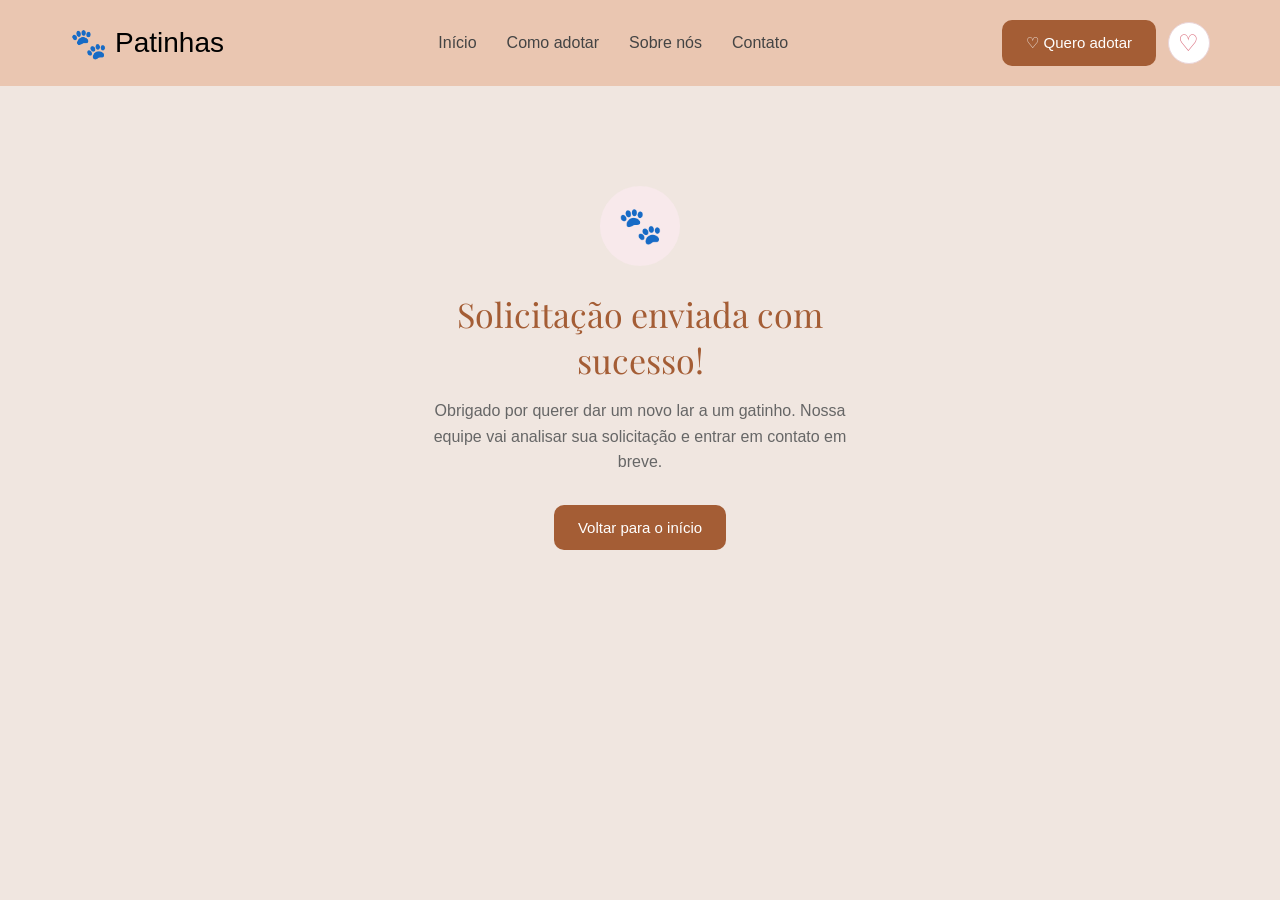
<file: html/confirmacao.html>
<!DOCTYPE html>
<html lang="pt-BR">
<head>
    <meta charset="UTF-8">
    <meta name="viewport" content="width=device-width, initial-scale=1.0">
    <link rel="icon" type="image/png" href="../imgs/favicon-patinhas.png">
    <title>Solicitação enviada | Patinhas</title>
    <link rel="stylesheet" href="../css/base.css">
    <link rel="stylesheet" href="../css/header.css">
    <link rel="stylesheet" href="../css/components.css">
    <link rel="stylesheet" href="../css/confirmacao.css">
    <script src="../js/script.js" defer></script>
</head>
<body>
    <div id="header-placeholder"></div>

    <main>
        <div class="confirmacao-page">
            <span class="confirmacao-icone">🐾</span>
            <h1>Solicitação enviada com sucesso!</h1>
            <p>
                Obrigado por querer dar um novo lar a um gatinho.
                Nossa equipe vai analisar sua solicitação e entrar em contato em breve.
            </p>
            <a href="index.html" class="btn-adocao">Voltar para o início</a>
        </div>
    </main>
</body>
</html>
</file>
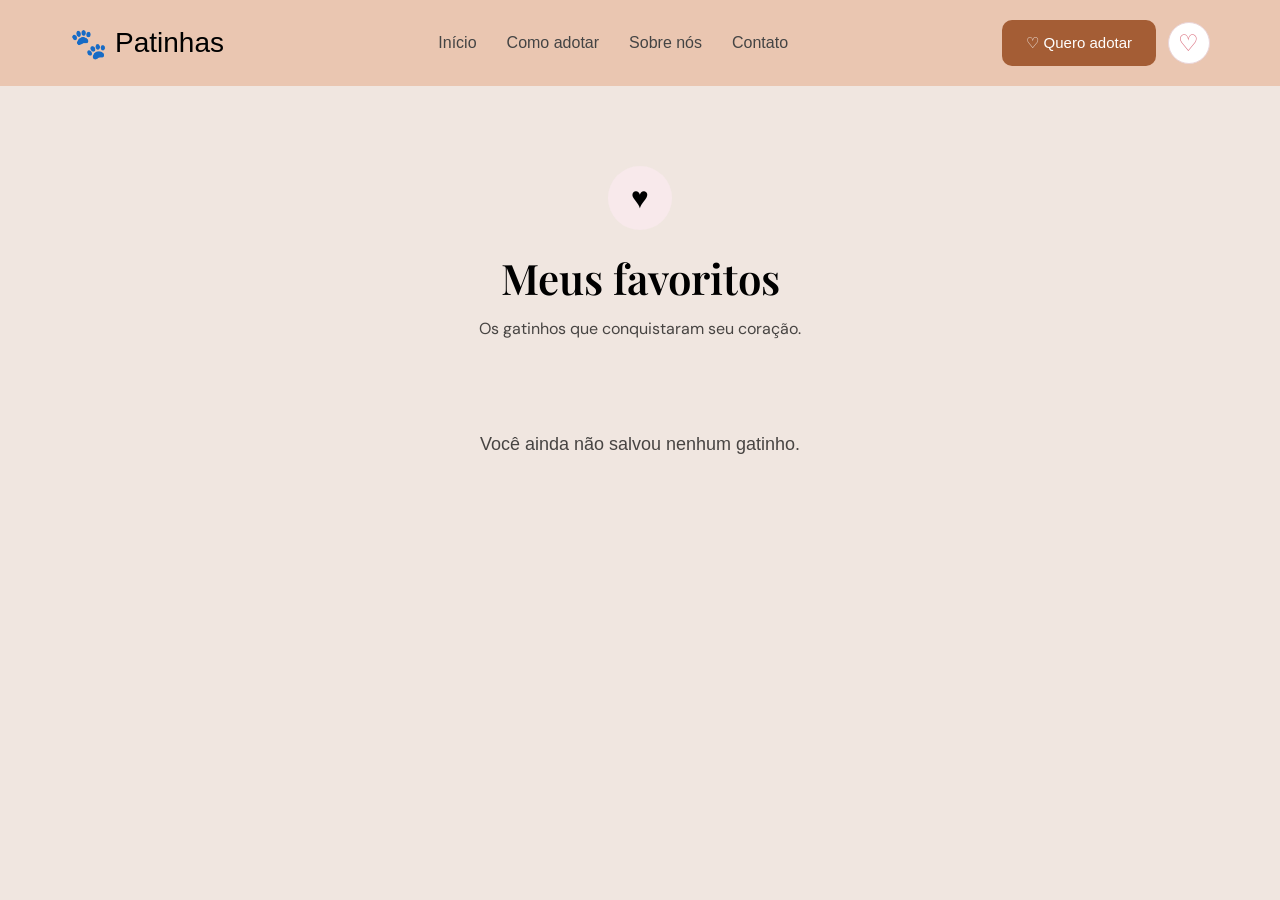
<file: html/favoritos.html>
<!DOCTYPE html>
<html lang="pt-BR">

<head>
    <meta charset="UTF-8">
    <meta name="viewport" content="width=device-width, initial-scale=1.0">
    <link rel="icon" type="image/png" href="../imgs/favicon-patinhas.png">
    <title>Meus favoritos | Patinhas</title>

    <link rel="stylesheet" href="../css/base.css">
    <link rel="stylesheet" href="../css/header.css">
    <link rel="stylesheet" href="../css/components.css">
    <link rel="stylesheet" href="../css/favoritos.css">
    <script src="../js/script.js" defer></script>
    <script src="../js/gatos.js" defer></script>
</head>

<body>

<div class="container">

    <header id="header-placeholder"></header>

    <main>

        <div class="favorites-page">

            <div class="favorites-header">
                <span class="favorites-heart">♥</span>
                <h1>Meus favoritos</h1>
                <p>Os gatinhos que conquistaram seu coração.</p>
            </div>

            <div class="favorites-container"></div>

        </div>

    </main>

</div>

</body>
</html>
</file>
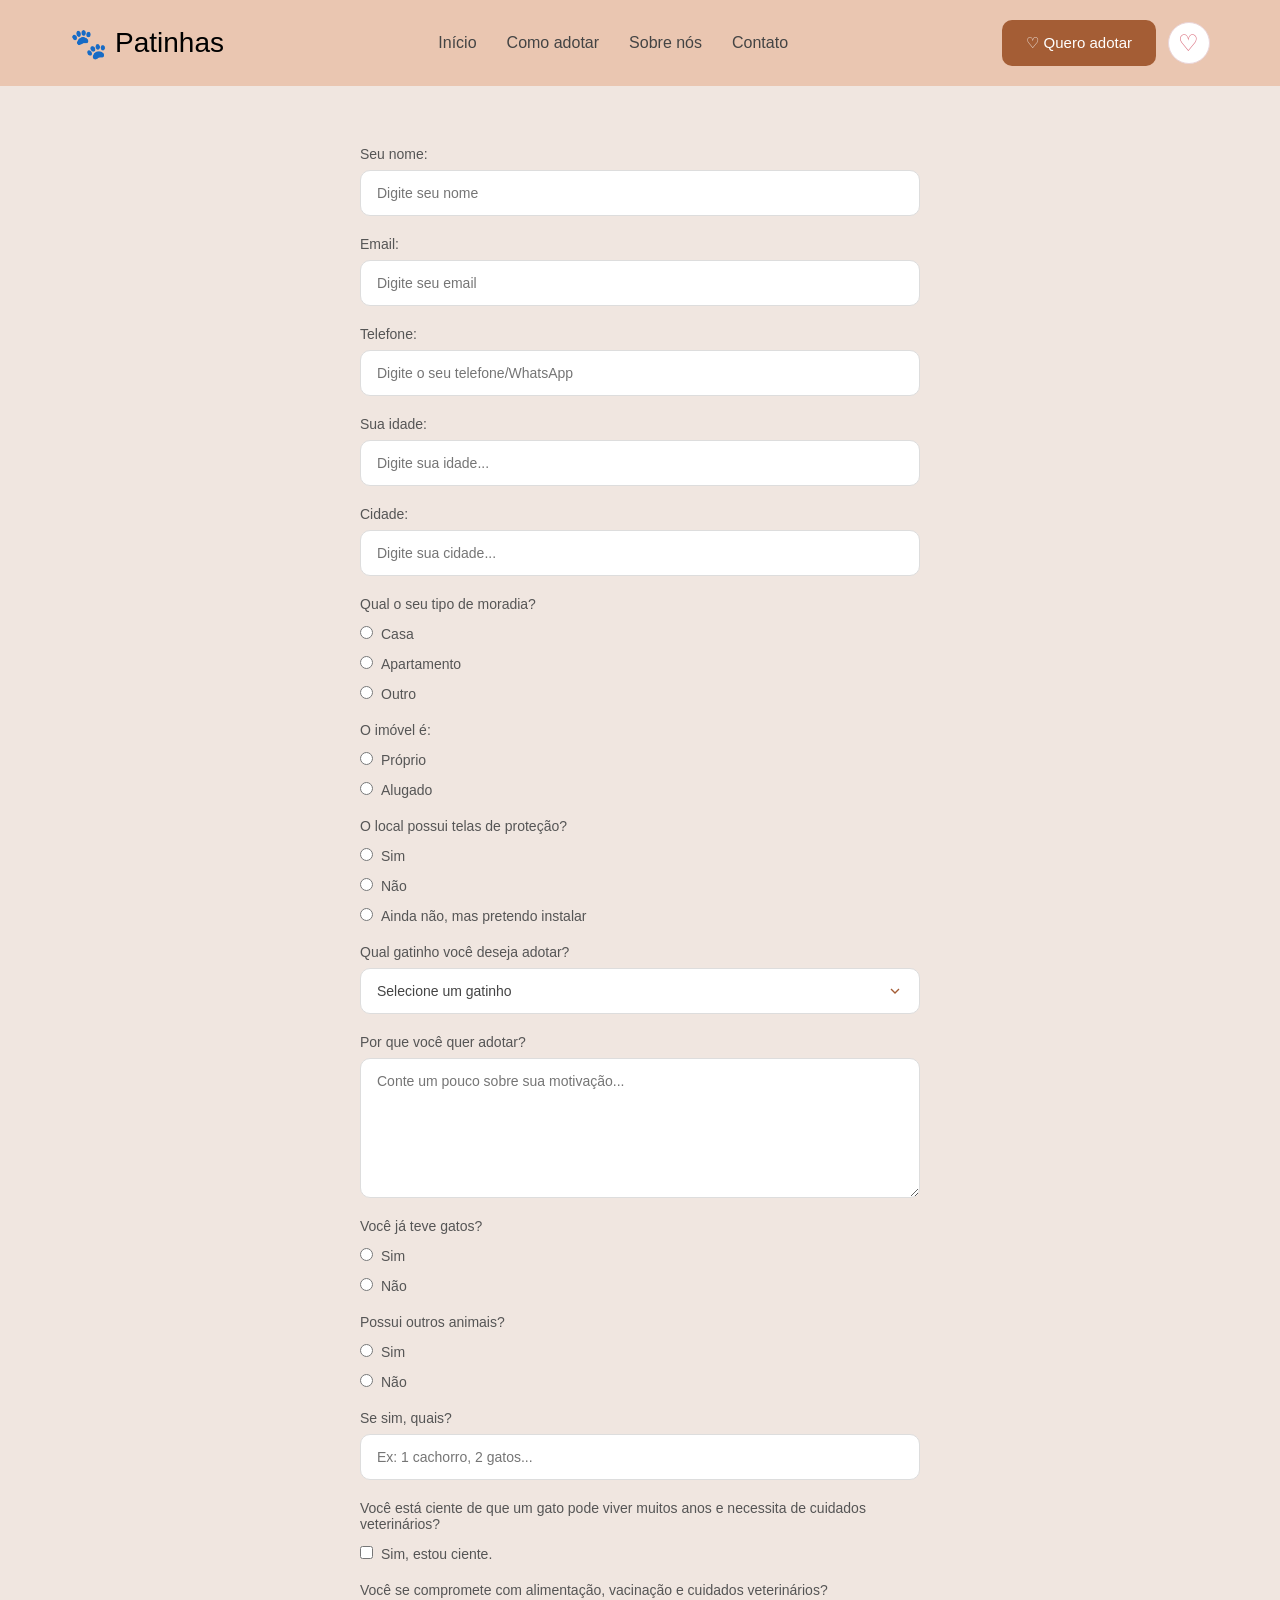
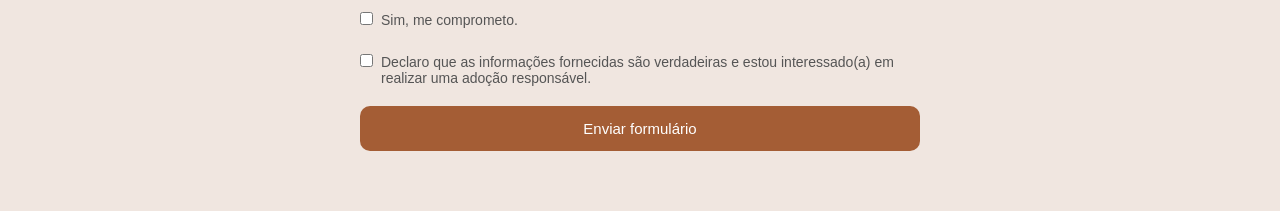
<file: html/formulario.html>
<!DOCTYPE html>
<html lang="pt-BR">
<head>
    <meta charset="UTF-8">
    <meta name="viewport" content="width=device-width, initial-scale=1.0">
    <link rel="icon" type="image/png" href="../imgs/favicon-patinhas.png">
    <title>Formulário de Adoção | Patinhas</title>
    <link rel="stylesheet" href="../css/base.css">
    <link rel="stylesheet" href="../css/header.css">
    <link rel="stylesheet" href="../css/components.css">
    <script src="../js/script.js" defer></script>
    <script src="../js/gatos.js" defer></script>
    <script src="../js/formulario.js" defer></script>
</head>
<body>
    <div id="header-placeholder"></div>
    <main>
        <div class="adocao-form">
            <form>
                <div class="form-group">
                    <label for="nome">Seu nome: </label>
                    <input type="text" id="nome" name="nome" placeholder="Digite seu nome" required>
                </div>
                <div class="form-group">
                    <label for="email">Email: </label>
                    <input type="email" id="email" name="email" placeholder="Digite seu email" required>
                </div>
                <div class="form-group">
                    <label for="telefone">Telefone: </label>
                    <input type="tel" id="telefone" name="telefone" placeholder="Digite o seu telefone/WhatsApp" required>
                </div>
                <div class="form-group">
                    <label for="idade">Sua idade: </label>
                    <input type="number" id="idade" name="idade" placeholder="Digite sua idade..." required>
                </div>
                <div class="form-group">
                    <label for="cidade">Cidade:</label>
                    <input type="text" name="cidade" id="cidade" placeholder="Digite sua cidade..." required>
                </div>

                <div class="form-group">
                    <label>Qual o seu tipo de moradia?</label>

                    <div class="radio-option">
                        <input type="radio" id="casa" name="moradia" value="casa">
                        <label for="casa">Casa</label>
                    </div>

                    <div class="radio-option">
                        <input type="radio" id="apartamento" name="moradia" value="apartamento">
                        <label for="apartamento">Apartamento</label>
                    </div>
                    <div class="radio-option">
                        <input type="radio" id="outro" name="moradia" value="outro">
                        <label for="outro">Outro</label>
                    </div>
                </div>

                <div class="form-group">
                    <label>O imóvel é:</label>

                    <div class="radio-option">
                        <input type="radio" id="proprio" name="tipoImovel" value="proprio">
                        <label for="proprio">Próprio</label>
                    </div>
                    <div class="radio-option">
                        <input type="radio" id="alugado" name="tipoImovel" value="alugado">
                        <label for="alugado">Alugado</label>
                    </div>
                </div>

                <div class="form-group oculto" id="pergunta-proprietario">
                    <label>O proprietário permite animais?</label>

                    <div class="radio-option">
                        <input type="radio" id="permite-sim" name="permiteAnimais" value="sim">
                        <label for="permite-sim">Sim</label>
                    </div>

                    <div class="radio-option">
                        <input type="radio" id="permite-nao" name="permiteAnimais" value="nao">
                        <label for="permite-nao">Não</label>
                    </div>
                </div>

                <div class="form-group">
                    <label>O local possui telas de proteção?</label>

                    <div class="radio-option">
                        <input type="radio" id="tela-sim" name="telasProtecao" value="sim">
                        <label for="tela-sim">Sim</label>
                    </div>
                    <div class="radio-option">
                        <input type="radio" id="tela-nao" name="telasProtecao" value="nao">
                        <label for="tela-nao">Não</label>
                    </div>
                    <div class="radio-option">
                        <input type="radio" id="tela-pretendo" name="telasProtecao" value="pretendo-instalar">
                        <label for="tela-pretendo">Ainda não, mas pretendo instalar</label>
                    </div>
                </div>
                <div class="form-group">
                    <label for="gato-select">Qual gatinho você deseja adotar?</label>
                    <select name="gato" id="gato-select" required>
                        <option value="" disabled selected>Selecione um gatinho</option>
                    </select>
                </div>
                    <div class="form-group">
                        <label for="motivoAdocao">Por que você quer adotar?</label>
                        <textarea id="motivoAdocao" name="motivoAdocao" placeholder="Conte um pouco sobre sua motivação..." required></textarea>
                    </div>

                    <div class="form-group">
                        <label>Você já teve gatos?</label>

                        <div class="radio-option">
                            <input type="radio" id="jaTeve-sim" name="jaTeveGatos" value="sim">
                            <label for="jaTeve-sim">Sim</label>
                        </div>
                        <div class="radio-option">
                            <input type="radio" id="jaTeve-nao" name="jaTeveGatos" value="nao">
                            <label for="jaTeve-nao">Não</label>
                        </div>
                    </div>

                    <div class="form-group">
                        <label>Possui outros animais?</label>

                        <div class="radio-option">
                            <input type="radio" id="outrosAnimais-sim" name="outrosAnimais" value="sim">
                            <label for="outrosAnimais-sim">Sim</label>
                        </div>
                        <div class="radio-option">
                            <input type="radio" id="outrosAnimais-nao" name="outrosAnimais" value="nao">
                            <label for="outrosAnimais-nao">Não</label>
                        </div>
                    </div>

                    <div class="form-group">
                        <label for="quaisAnimais">Se sim, quais?</label>
                        <input type="text" id="quaisAnimais" name="quaisAnimais" placeholder="Ex: 1 cachorro, 2 gatos...">
                    </div>

                    <div class="form-group">
                        <label>Você está ciente de que um gato pode viver muitos anos e necessita de cuidados veterinários?</label>
                        <div class="radio-option">
                            <input type="checkbox" id="cienciaCuidados" name="cienciaCuidados" required>
                            <label for="cienciaCuidados">Sim, estou ciente.</label>
                        </div>
                    </div>

                    <div class="form-group">
                        <label>Você se compromete com alimentação, vacinação e cuidados veterinários?</label>
                        <div class="radio-option">
                            <input type="checkbox" id="compromissoCuidados" name="compromissoCuidados" required>
                            <label for="compromissoCuidados">Sim, me comprometo.</label>
                        </div>
                    </div>

                    <div class="form-group">
                        <div class="radio-option">
                            <input type="checkbox" id="declaracaoVerdade" name="declaracaoVerdade" required>
                            <label for="declaracaoVerdade">
                                Declaro que as informações fornecidas são verdadeiras e estou interessado(a) em realizar uma adoção responsável.
                            </label>
                        </div>
                    </div>

                <button type="submit" class="btn-adocao" id="btn-envio-formulario">
                    Enviar formulário
                </button>
            </form>
        </div>
    </main>
</body>
</html>
</file>
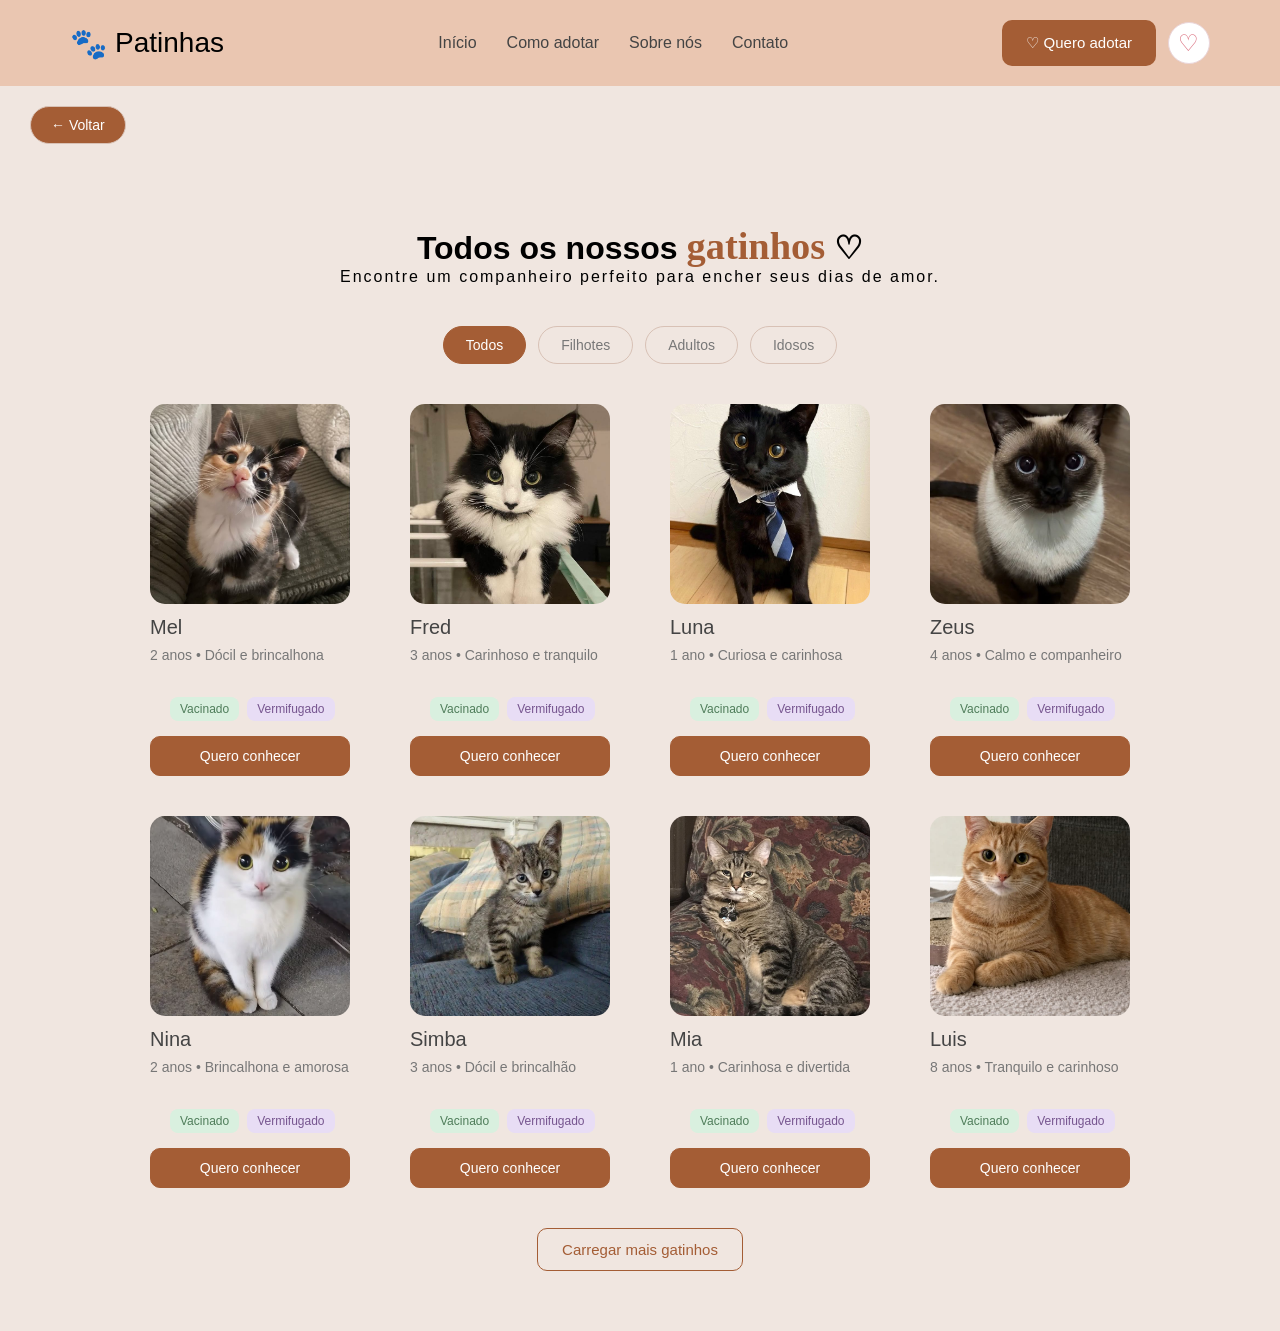
<file: html/gatos.html>
<!DOCTYPE html>
<html lang="pt-BR">

<head>
    <meta charset="UTF-8">
    <meta name="viewport" content="width=device-width, initial-scale=1.0">
    <link rel="icon" type="image/png" href="../imgs/favicon-patinhas.png">
    <title>Gatinhos para adoção</title>

    <link rel="stylesheet" href="../css/base.css">
    <link rel="stylesheet" href="../css/header.css">
    <link rel="stylesheet" href="../css/components.css">
    <link rel="stylesheet" href="../css/gatos.css">
    <script src="../js/script.js" defer></script>
    <script src="../js/gatos.js" defer></script>
</head>

<body>
<div class="container">

    <header id="header-placeholder"></header>

    <div class="page-header">
        <a href="index.html" class="btn-voltar">← Voltar</a>

        <div class="cats-header">
            <h1>Todos os nossos <span>gatinhos</span> ♡</h1>
            <p>Encontre um companheiro perfeito para encher seus dias de amor.</p>
        </div>
    </div>

    <main>

        <div class="cat-filters">
            <button class="filter-btn active" data-categoria="todos">Todos</button>
            <button class="filter-btn" data-categoria="filhote">Filhotes</button>
            <button class="filter-btn" data-categoria="adulto">Adultos</button>
            <button class="filter-btn" data-categoria="idoso">Idosos</button>
        </div>

        <div class="cats-container" id="cats-todos"></div>

        <button class="btn-carregar-mais" id="btn-carregar-mais">
            Carregar mais gatinhos
        </button>

    </main>

</div>

</body>
</html>
</file>
<file: css/base.css>
@import url('https://fonts.googleapis.com/css2?family=Playfair+Display:wght@400&display=swap');
@import url('https://fonts.googleapis.com/css2?family=DM+Sans:wght@400;500;600;700&family=Playfair+Display:wght@500;600;700&display=swap');

* {
    margin: 0;
    padding: 0;
    box-sizing: border-box;
}

html,
body {
    margin: 0;
    padding: 0;
}

body {
    font-family: 'Lucida Sans', 'Lucida Sans Regular', 'Lucida Grande',
        'Lucida Sans Unicode', Geneva, Verdana, sans-serif;
    background-color: #f0e6e0;
}

button,
input,
textarea {
    font-family: inherit;
}

html {
    scroll-behavior: smooth;
}

.oculto {
    display: none !important; 
}
</file>
<file: css/header.css>
#header-placeholder {
    position: sticky;
    top: 0;
    z-index: 100;
    background-color: #eac6b1;
}

/* =========================
   HEADER
========================= */

.header-container {
    max-width: 1200px;
    margin: 0 auto;
    padding: 20px 30px;

    display: flex;
    align-items: center;
    justify-content: space-between;
}

.logo {
    display: flex;
    align-items: center;
    gap: 8px;
}

.logo p {
    font-size: 28px;
    font-weight: 500;
}

.logo span {
    font-size: 30px;
}

.navbar ul {
    list-style: none;
    display: flex;
    gap: 30px;
}

.navbar a {
    text-decoration: none;
    color: #444;
    font-size: 16px;
    transition: 0.3s;
}

.navbar a:hover {
    color: #a45d35;
}

.header-button {
    display: flex;
    align-items: center;
    gap: 12px;
}

.btn-favoritos {
    width: 42px;
    height: 42px;

    display: flex;
    align-items: center;
    justify-content: center;

    border-radius: 50%;
    text-decoration: none;

    font-size: 23px;

    background: #fff;
    color: #d96b7b;

    border: 1px solid #ead5d9;

    transition: 0.2s ease;
}

.btn-favoritos:hover {
    transform: scale(1.08);
    background: #fdf1f3;
    border-color: #d96b7b;
}

@media (max-width: 768px) {
    .header-container {
        flex-direction: column;
        gap: 20px;
    }

    .header-button {
        justify-content: center;
        gap: 10px;
    }

    .navbar ul {
        flex-wrap: wrap;
        justify-content: center;
        gap: 15px;
    }
}
</file>
<file: css/components.css>
/* =========================
   BOTÃO DE ADOÇÃO
========================= */

.btn-adocao {
    background-color: #a45d35;
    color: white;
    border: none;
    padding: 14px 24px;
    border-radius: 10px;
    font-size: 15px;
    cursor: pointer;

    transition: 0.3s;
}

.btn-adocao:hover {
    background-color: #cfb2a2;
    color: #444;
}

/* =========================
   CARD DE GATO
========================= */

.cats-container {
    display: grid;
    grid-template-columns: repeat(4, 200px);
    justify-content: center;
    gap: 40px 60px;
    max-width: 1000px;
    margin: 0 auto;
}

.cat-card {
    width: 200px;
}

.cat-card img {
    width: 200px;
    aspect-ratio: 1 / 1;
    object-fit: cover;
    display: block;
    border-radius: 15px;
}

.cat-card h3 {
    margin-top: 12px;
    font-size: 20px;
    font-weight: 500;
    color: #444;
}

.cat-card p {
    margin-top: 6px;
    font-size: 14px;
    font-weight: 400;
    color: #777;
    line-height: 1.5;
    min-height: 42px;
}

.cat-tags {
    display: flex;
    gap: 8px;
    margin: 10px 20px 0;
}

.cat-tags span {
    padding: 5px 10px;
    border-radius: 8px;
    font-size: 12px;
}

.tag-vacinado {
    background-color: #d9f0df;
    color: #4f7d5a;
}

.tag-vermifugado {
    background-color: #e8ddf5;
    color: #76558f;
}

.btn-conhecer {
    width: 100%;
    margin-top: 15px;
    padding: 11px 15px;
    border: 1px solid #a45d35;
    border-radius: 10px;
    background-color: #a45d35;
    color: white;
    font-size: 14px;
    cursor: pointer;
    transition: 0.3s;
}

.btn-conhecer:hover {
    background-color: #cfb2a2;
    color: #444;
}

/* =========================
   MODAL
========================= */

.modal {
    position: fixed;
    top: 0;
    left: 0;
    width: 100%;
    height: 100%;
    background-color: rgba(0, 0, 0, 0.5);
    display: flex;
    align-items: center;
    justify-content: center;
    z-index: 1000;
    padding: 20px;
}

.modal-content {
    background-color: #fffaf7;
    border-radius: 15px;
    padding: 1rem;
    box-shadow: 0 4px 15px rgba(0, 0, 0, 0.2);
}

.modal-content h2 {
    font-family: 'Playfair Display', serif;
    font-size: 40px;
    font-weight: 400;
    color: #a45d35;
    letter-spacing: 1px;
}

.modal-content p {
    font-size: 18px;
    color: #555;
    line-height: 1.6;
}

.modal-content p:first-of-type {
    color: #a45d35;
    font-weight: 600;
}

.modal-content img {
    width: 380px;
    aspect-ratio: 1 / 1;
    object-fit: cover;
    border-radius: 15px;
}

.btn-fechar {
    position: absolute;
    top: 20px;
    right: 30px;

    background: none;
    border: none;

    color: white;
    font-size: 40px;
    cursor: pointer;
}

.modal-actions {
    display: flex;
    gap: 15px;
    justify-content: center;
}

.btn-favoritar {
    background: transparent;
    border: none;
    cursor: pointer;
    font-size: 2rem;
}

.btn-favoritar.favoritado {
    color: #791616;
}

.btn-adotar {
    cursor: pointer;
    background-color: #bd805d;
    border: none;
    border-radius: 20px;
    color: #f9f1ed;
    padding: 14px 28px;
    font-size: 16px;
    text-decoration: none;
    display: block;
}

.btn-adotar:hover {
    background-color: #a96645;
    transform: translateY(-3px);
    box-shadow: 0 8px 20px rgba(189, 128, 93, 0.35);
}
.form-group {
    display: flex;
    flex-direction: column;
    gap: 8px;
}

.form-group label {
    font-size: 14px;
    font-weight: 500;
    color: #555;
}

.form-group input,
.form-group textarea,
.form-group select {
    width: 100%;
    padding: 14px 16px;
    border: 1px solid #ddd;
    border-radius: 10px;
    background-color: #fff;
    font-size: 14px;
    color: #444;
    outline: none;
    transition: 0.3s;
}
.form-group select {
    appearance: none;
    -webkit-appearance: none;
    -moz-appearance: none;

    background-image: url("data:image/svg+xml,%3Csvg xmlns='http://www.w3.org/2000/svg' viewBox='0 0 24 24' fill='none' stroke='%23a45d35' stroke-width='2'%3E%3Cpath d='M6 9l6 6 6-6'/%3E%3C/svg%3E");
    background-repeat: no-repeat;
    background-position: right 16px center;
    background-size: 16px;

    padding-right: 40px;
    cursor: pointer;
}

.form-group input:focus,
.form-group textarea:focus,
.form-group select:focus {
    border-color: #a45d35;
    box-shadow: 0 0 0 3px #f1dfd5;
}
.form-group input[type="radio"],
.form-group input[type="checkbox"] {
    width: auto;
    padding: 0;
}

.form-group textarea {
    min-height: 140px;
    resize: vertical;
}

.form-feedback {
    color: #4f7d5a;
    background-color: #d9f0df;
    padding: 10px 14px;
    border-radius: 8px;
    font-size: 14px;
}
.adocao-form {
    max-width: 600px;
    margin: 60px auto;
    padding: 0 20px;
}

.adocao-form form {
    display: flex;
    flex-direction: column;
    gap: 20px;
}
.radio-option {
    display: flex;
    align-items: flex-start;
    gap: 8px;
    margin-top: 6px;
}

@media (max-width: 1024px) {
    .cats-container {
        grid-template-columns: repeat(3, 1fr);
        max-width: 700px;
        gap: 30px;
    }

    .cat-card {
        width: 100%;
    }

    .cat-card img {
        width: 100%;
    }
}

@media (max-width: 768px) {
    .cats-container {
        grid-template-columns: repeat(2, 1fr);
        gap: 30px;
    }

    .cat-card img {
        width: 100%;
    }

    .btn-adocao {
        padding: 10px 18px;
        font-size: 14px;
    }

    .modal-content {
        max-width: 90vw;
        max-height: 85vh;
        overflow-y: auto;
    }

    .modal-content img {
        width: 100%;
    }
}

@media (max-width: 480px) {
     .adocao-form {
        margin: 30px auto;
    }

    .adocao-form form button[type="submit"] {
        align-self: stretch;
        text-align: center;
    }

    .cats-container {
        grid-template-columns: 1fr;
    }
}
</file>
<file: css/confirmacao.css>
.confirmacao-page{
    max-width: 500px;
    margin: 100px auto;
    padding: 0 20px;
    text-align: center;
}

.confirmacao-icone{
    display: inline-flex;
    align-items: center;
    justify-content: center;
    width: 80px;
    height: 80px;
    margin-bottom: 25px;
    border-radius: 50%;
    background: #f8e9eb;
    font-size: 36px;
}
.confirmacao-page h1{
    font-family: 'Playfair display', serif;
    font-size: 34px;
    font-weight: 400;
    color: #a45d35;
    margin-bottom: 15px;
}
.confirmacao-page p{
    font-size: 16px;
    line-height: 1.6;
    color: #666;
    margin-bottom: 30px;
}
.confirmacao-page .btn-adocao{
    display: inline-block;
    text-decoration: none;
}

@media (max-width: 480px) {
    .confirmacao-page {
        margin: 60px auto;
    }

    .confirmacao-page h1 {
        font-size: 26px;
    }
}
</file>
<file: css/favoritos.css>
.favorites-page {
    max-width: 1200px;
    margin: 0 auto;
    padding: 80px 30px;
    min-height: 70vh;
}

.favorites-header {
    text-align: center;
    margin-bottom: 55px;
}

.favorites-heart {
    display: inline-flex;
    align-items: center;
    justify-content: center;
    width: 64px;
    height: 64px;
    margin-bottom: 20px;
    border-radius: 50%;
    background: #f8e9eb;
    font-size: 30px;
}

.favorites-header h1 {
    margin: 0;
    font-family: "Playfair Display", serif;
    font-size: 42px;
    font-weight: 600;
}

.favorites-header p {
    margin-top: 12px;
    font-family: "DM Sans", sans-serif;
    font-size: 16px;
    opacity: 0.7;
}

.favorites-container {
    display: grid;
    grid-template-columns: repeat(4, 1fr);
    gap: 28px;
}

.favorites-container .cat-card {
    position: relative;
    overflow: hidden;
    border-radius: 18px;
    background: #ffffff;
    box-shadow: 0 10px 30px rgba(0, 0, 0, 0.08);
    transition: transform 0.25s ease, box-shadow 0.25s ease;
}

.favorites-container .cat-card:hover {
    transform: translateY(-6px);
    box-shadow: 0 16px 35px rgba(0, 0, 0, 0.12);
}

.favorites-container .cat-card img {
    width: 100%;
    aspect-ratio: 3 / 2;
    object-fit: cover;
    display: block;
}

.favorites-container .cat-card h3 {
    margin: 20px 20px 8px;
    font-family: "DM Sans", sans-serif;
    font-size: 21px;
    font-weight: 700;
}

.favorites-container .cat-card p {
    margin: 0 20px 20px;
    font-family: "DM Sans", sans-serif;
    font-size: 14px;
    opacity: 0.7;
}

.btn-remover-favorito {
    position: absolute;
    top: 15px;
    right: 15px;
    width: 42px;
    height: 42px;
    border: none;
    border-radius: 50%;
    background: #ffffff;
    font-size: 22px;
    cursor: pointer;
    box-shadow: 0 4px 12px rgba(0, 0, 0, 0.12);
    transition: transform 0.2s ease;
}

.btn-remover-favorito:hover {
    transform: scale(1.1);
}

.mensagem-vazia {
    grid-column: 1 / -1;
    text-align: center;
    font-size: 18px;
    opacity: 0.7;
    margin-top: 40px;
}

@media (max-width: 1024px) {
    .favorites-container {
        grid-template-columns: repeat(3, 1fr);
    }
}

@media (max-width: 768px) {
    .favorites-container {
        grid-template-columns: repeat(2, 1fr);
    }
}

@media (max-width: 480px) {
    .favorites-page {
        padding: 50px 20px;
    }

    .favorites-header h1 {
        font-size: 34px;
    }

    .favorites-container {
        grid-template-columns: 1fr;
    }
}
</file>
<file: css/gatos.css>
/* =========================
   PÁGINA DE GATOS
========================= */

.cats-header {
    text-align: center;
    margin: 60px auto 40px;
}

.cats-header h1 span {
    font-family: 'Dancing Script', cursive;
    font-size: 1.2em;
    color: #a45d35;
}

.cats-header p {
    letter-spacing: 2px;
}

/* =========================
   FILTROS
========================= */

.cat-filters {
    display: flex;
    justify-content: center;
    gap: 12px;
    margin: 40px auto;
}

.filter-btn {
    padding: 10px 22px;
    border: 1px solid #d8c1b5;
    border-radius: 20px;
    background-color: transparent;
    color: #777;
    font-size: 14px;
    cursor: pointer;
    transition: 0.3s;
}

.filter-btn:hover {
    border-color: #a45d35;
    color: #a45d35;
}

.filter-btn.active {
    background-color: #a45d35;
    border-color: #a45d35;
    color: white;
}

.btn-voltar {
    display: inline-block;
    margin: 20px 0 20px 30px;
    padding: 10px 20px;
    border: 1px solid #d8c1b5;
    border-radius: 20px;
    background-color: #a45d35;
    color: #fff;
    font-size: 14px;
    cursor: pointer;
    transition: 0.3s;
    text-decoration: none;
}

.btn-voltar:hover {
    border-color: #a45d35;
    color: #444;
}

.btn-carregar-mais {
    display: block;
    width: fit-content;
    margin: 40px auto 60px;
    padding: 12px 24px;
    border: 1px solid #a45d35;
    border-radius: 10px;
    background-color: transparent;
    color: #a45d35;
    font-size: 15px;
    cursor: pointer;
    transition: 0.3s;
}

.btn-carregar-mais:hover {
    background-color: #d08a62;
    color: #fff;
}

@media (max-width: 768px) {
    .btn-voltar {
        display: block;
        text-align: center;
        margin: 20px auto;
        width: fit-content;
    }

    .cats-header h1 {
        font-size: 28px;
    }
}

@media (max-width: 480px) {
    .filter-btn {
        padding: 8px 16px;
        font-size: 13px;
    }
}
</file>
